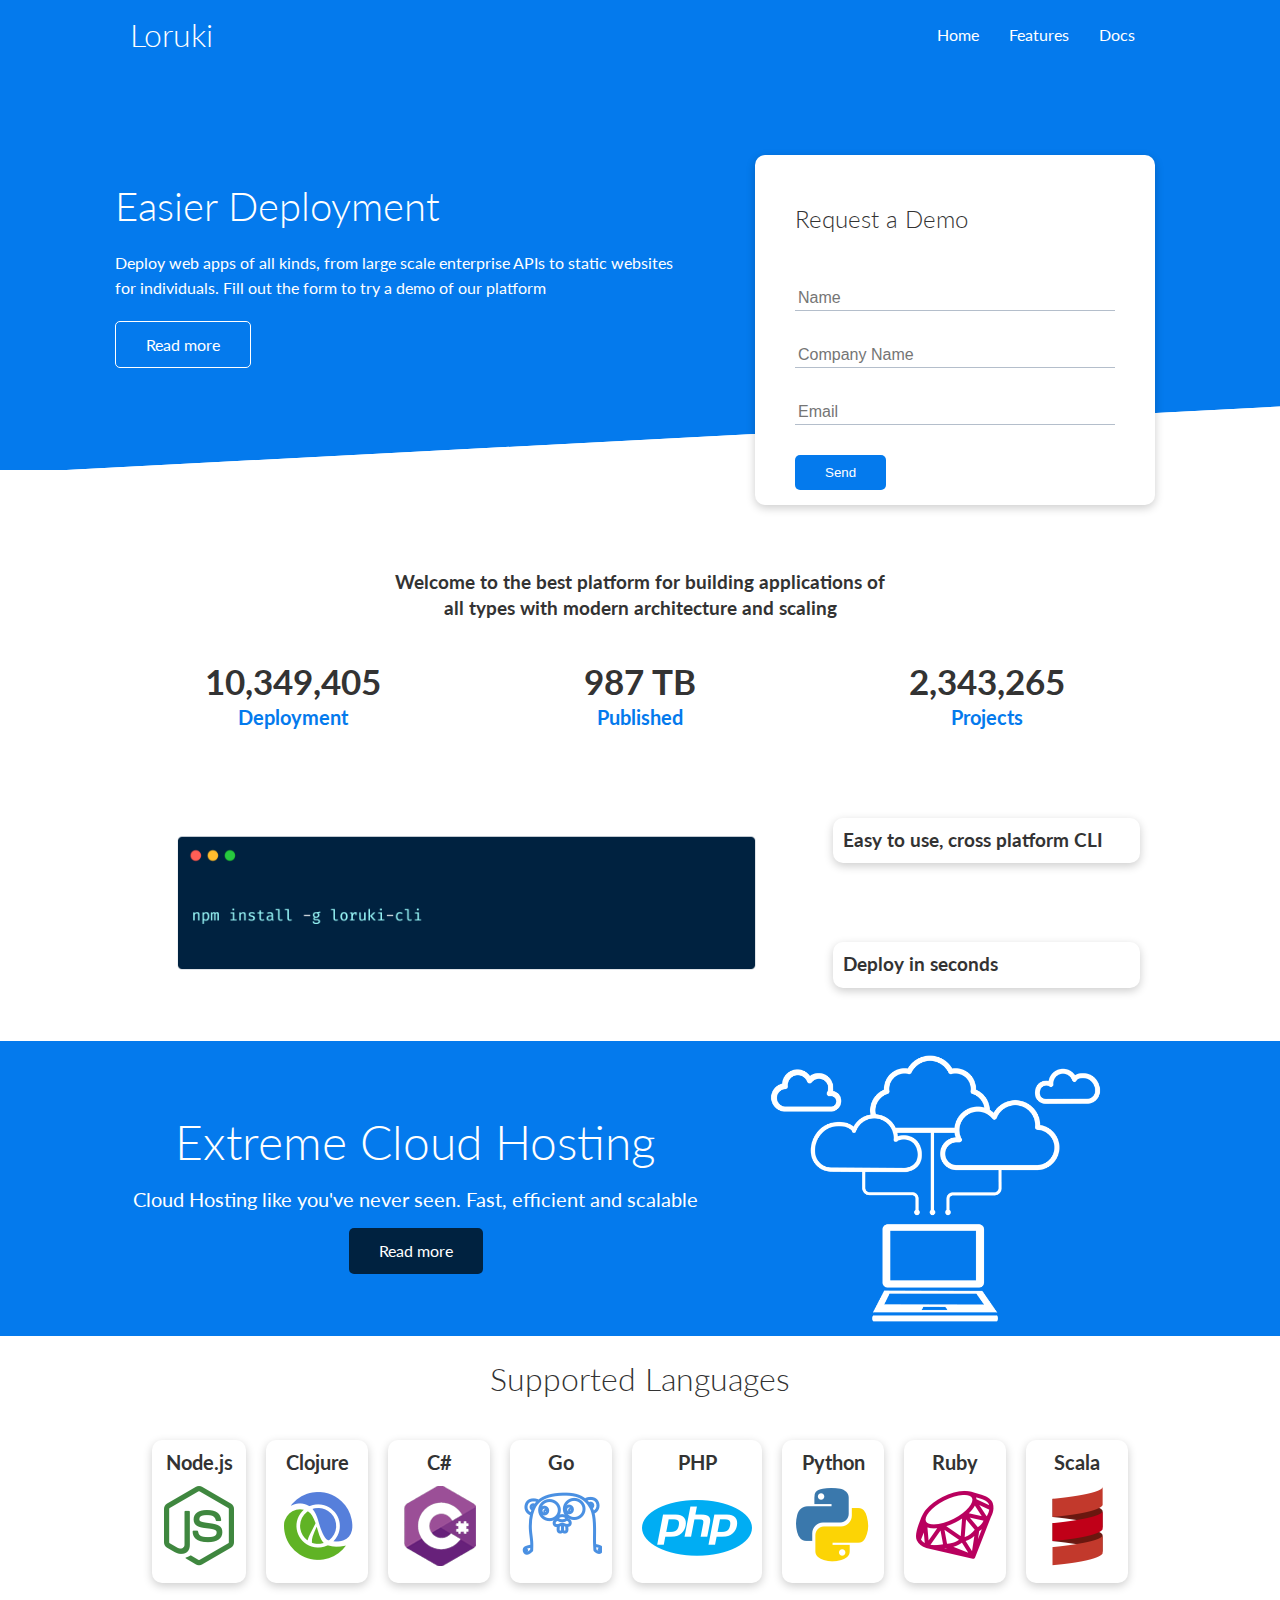
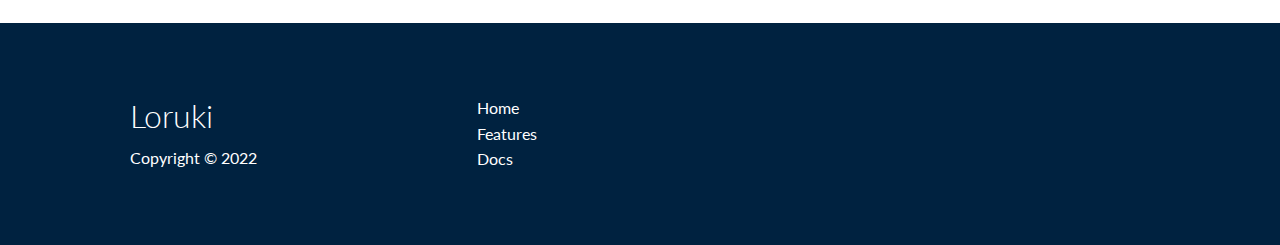
<file: index.html>
<!DOCTYPE html>
<html lang="en">
<head>
    <meta charset="UTF-8">
    <meta http-equiv="X-UA-Compatible" content="IE=edge">
    <meta name="viewport" content="width=device-width, initial-scale=1.0">
    <link rel="stylesheet" href="https://cdnjs.cloudflare.com/ajax/libs/font-awesome/6.1.1/css/all.min.css" integrity="sha512-KfkfwYDsLkIlwQp6LFnl8zNdLGxu9YAA1QvwINks4PhcElQSvqcyVLLD9aMhXd13uQjoXtEKNosOWaZqXgel0g==" crossorigin="anonymous" referrerpolicy="no-referrer" />
    <link rel="stylesheet" href="css/utilities.css">
    <link rel="stylesheet" href="css/styles.css">
    <title>Loruki | Clould Hosting For Everyone</title>
</head>
<body>
    <!-- Navbar -->
    <div class="navbar">
        <div class="container flex">
            <h1 class="logo">Loruki</h1>
            <nav>
                <ul>
                    <li><a href="index.html">Home</a></li>
                    <li><a href="features.html">Features</a></li>
                    <li><a href="docs.html">Docs</a></li>
                </ul>
            </nav>
        </div>
    </div>

    <!-- !use ALT + Z to wrap long code -->

    <!-- Showcase -->
    <section class="showcase">
        <div class="container grid">
            <div class="showcase-text">
                <h1>Easier Deployment</h1>
                <p>Deploy web apps of all kinds, from large scale enterprise APIs to static websites for individuals. Fill out the form to try a demo of our platform</p>
                <a href="features.html" class="btn btn-outline">Read more</a>
            </div>

            <div class="showcase-form card">
                <h2>Request a Demo</h2>
                <form name="contact" method="POST" netlify-honeypot="bot-field" data-netlify="true">
                    <input type="hidden" name="form-name" value="contact">
                    <p class="hidden">
                        <label>
                          Don’t fill this out if you’re human: <input name="bot-field" />
                        </label>
                      </p>
                    <div class="form-control">
                        <input type="text" name="name" placeholder="Name" required>
                    </div>
                    <div class="form-control">
                        <input type="text" name="company" placeholder="Company Name"required>
                    </div>
                    <div class="form-control">
                        <input type="email" name="email" placeholder="Email" required>
                    </div>
                    <input type="submit" value="Send" class="btn btn-primary">
                </form>
            </div>
        </div>
    </section>

    <!-- Stats -->
    <section class="stats">
        <div class="container">
            <h3 class="stats-heading text-center my-1">
                Welcome to the best platform for building applications of all types with modern architecture and scaling
            </h3>

            <div class="grid grid-3 text-center my-4">
                <div>
                    <i class="fas fa-server fa-3x"></i>
                    <h3>10,349,405</h3>
                    <p class="text-secondary">Deployment</p>
                </div>
                <div>
                    <i class="fas fa-upload fa-3x"></i>
                    <h3>987 TB</h3>
                    <p class="text-secondary">Published</p>
                </div>
                <div>
                    <i class="fas fa-project-diagram fa-3x"></i>
                    <h3>2,343,265</h3>
                    <p class="text-secondary">Projects</p>
                </div>
            </div>
        </div>
    </section>

    <!-- Cli -->
    <section class="cli">
        <div class="container grid">
            <img src="images/cli.png" alt="">
            <div class="card">
                <h3>Easy to use, cross platform CLI</h3>
            </div>
            <div class="card">
                <h3>Deploy in seconds</h3>
            </div>
        </div>
    </section>
    
    <!-- Cloud -->
    <section class="cloud bg-primary my-2">
        <div class="container grid">
            <div class="text-center">
                <h2 class="lg">Extreme Cloud Hosting</h2>
                <p class="lead my-1">Cloud Hosting like you've never seen. Fast, efficient and scalable</p>
                <a href="features.html" class="btn btn-dark">Read more</a>
            </div>
            <img src="images/cloud.png" alt="">
        </div>
    </section>

    <!-- Languages -->
    <section class="languages">
        <h2 class="md text-center my-2">Supported Languages</h2>
        <div class="container flex">
            <div class="card">
                <h4>Node.js</h4>
                <img src="images/logos/node.png" alt="">
            </div>
            <div class="card">
                <h4>Clojure</h4>
                <img src="images/logos/clojure.png" alt="">
            </div>
            <div class="card">
                <h4>C#</h4>
                <img src="images/logos/csharp.png" alt="">
            </div>
            <div class="card">
                <h4>Go</h4>
                <img src="images/logos/go.png" alt="">
            </div>
            <div class="card">
                <h4>PHP</h4>
                <img src="images/logos/php.png" alt="">
            </div>
            <div class="card">
                <h4>Python</h4>
                <img src="images/logos/python.png" alt="">
            </div>
            <div class="card">
                <h4>Ruby</h4>
                <img src="images/logos/ruby.png" alt="">
            </div>
            <div class="card">
                <h4>Scala</h4>
                <img src="images/logos/scala.png" alt="">
            </div>
        </div>
    </section>

    <!-- Footer -->
    <footer class="footer bg-dark py-5">
        <div class="container grid grid-3">
            <div>
                <h1>Loruki</h1>
                <p>Copyright &copy; 2022</p>
            </div>
            <nav>
                <ul>
                    <li><a href="index.html">Home</a></li>
                    <li><a href="features.html">Features</a></li>
                    <li><a href="docs.html">Docs</a></li>
                </ul>
            </nav>
            <div class="social">
                <a href="#"><i class="fab fa-github fa-2x"></i></a>
                <a href="#"><i class="fab fa-facebook fa-2x"></i></a>
                <a href="#"><i class="fab fa-instagram fa-2x"></i></a>
                <a href="#"><i class="fab fa-twitter fa-2x"></i></a>
            </div>
        </div>
    </footer>
</body>
</html>
</file>
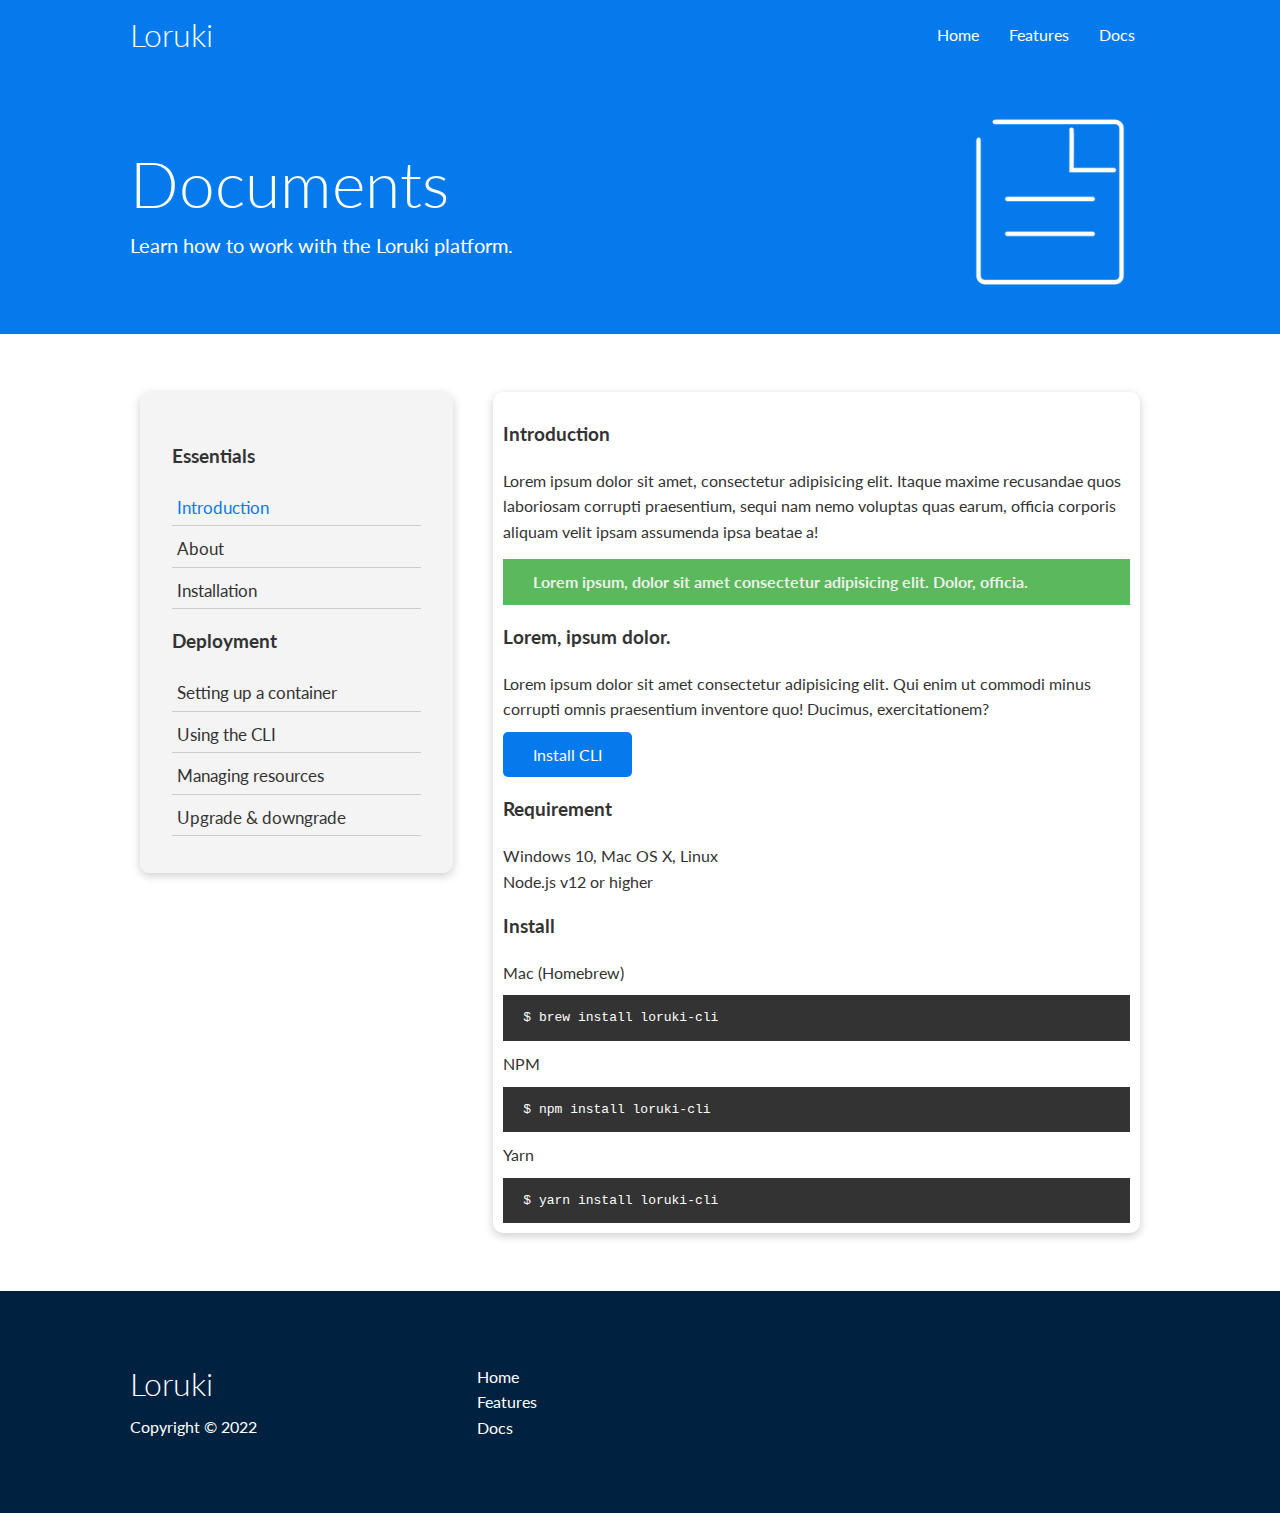
<file: docs.html>
<!DOCTYPE html>
<html lang="en">
<head>
    <meta charset="UTF-8">
    <meta http-equiv="X-UA-Compatible" content="IE=edge">
    <meta name="viewport" content="width=device-width, initial-scale=1.0">
    <link rel="stylesheet" href="https://cdnjs.cloudflare.com/ajax/libs/font-awesome/6.1.1/css/all.min.css" integrity="sha512-KfkfwYDsLkIlwQp6LFnl8zNdLGxu9YAA1QvwINks4PhcElQSvqcyVLLD9aMhXd13uQjoXtEKNosOWaZqXgel0g==" crossorigin="anonymous" referrerpolicy="no-referrer" />
    <link rel="stylesheet" href="css/utilities.css">
    <link rel="stylesheet" href="css/styles.css">
    <title>Loruki | Clould Hosting For Everyone</title>
</head>
<body>
    <!-- Navbar -->
    <div class="navbar">
        <div class="container flex">
            <h1 class="logo">Loruki</h1>
            <nav>
                <ul>
                    <li><a href="index.html">Home</a></li>
                    <li><a href="features.html">Features</a></li>
                    <li><a href="docs.html">Docs</a></li>
                </ul>
            </nav>
        </div>
    </div>

    <!-- Head -->
    <section class="docs-head bg-primary py-3">
        <div class="container grid">
            <div>
                <h1 class="xl">Documents</h1>
                <p class="lead">Learn how to work with the Loruki platform.</p>
            </div>
            <img src="images/docs.png" alt="">
        </div>
    </section>

    <!-- Docs main -->
    <section class="docs-main my-4">
        <div class="container grid">
            <div class="card bg-light p-3">
                <h3 class="my-2">Essentials</h3>
                <nav>
                    <ul>
                        <li><a href="#" class="text-primary">Introduction</a></li>
                        <li><a href="#">About</a></li>
                        <li><a href="#">Installation</a></li>
                    </ul>
                </nav>

                <h3 class="my-2">Deployment</h3>
                <nav>
                    <ul>
                        <li><a href="#">Setting up a container</a></li>
						<li><a href="#">Using the CLI</a></li>
						<li><a href="#">Managing resources</a></li>
						<li><a href="#">Upgrade & downgrade</a></li>
                    </ul>
                </nav>
            </div>

            <div class="card">
                <h3>Introduction</h3>
                <p>Lorem ipsum dolor sit amet, consectetur adipisicing elit. Itaque maxime recusandae quos laboriosam corrupti praesentium, sequi nam nemo voluptas quas earum, officia corporis aliquam velit ipsam assumenda ipsa beatae a!</p>
                <div class="alert alert-success">
                    <i class="fas fa-info"></i> Lorem ipsum, dolor sit amet consectetur adipisicing elit. Dolor, officia.
                </div>

                <h3>Lorem, ipsum dolor.</h3>
                <p>Lorem ipsum dolor sit amet consectetur adipisicing elit. Qui enim ut commodi minus corrupti omnis praesentium inventore quo! Ducimus, exercitationem?</p>
                <a href="#" class="btn btn-primary">Install CLI</a>

                <h3>Requirement</h3>
                <ul>
                    <li>Windows 10, Mac OS X, Linux</li>
                    <li>Node.js v12 or higher</li>
                </ul>

                <h3>Install</h3>
                <p>Mac (Homebrew)</p>
                <pre><code>$ brew install loruki-cli</code></pre>
                <p>NPM</p>
                <pre><code>$ npm install loruki-cli</code></pre>
                <p>Yarn</p>
                <pre><code>$ yarn install loruki-cli</code></pre>
            </div>
        </div>
    </section>

    

    <!-- Footer -->
    <footer class="footer bg-dark py-5">
        <div class="container grid grid-3">
            <div>
                <h1>Loruki</h1>
                <p>Copyright &copy; 2022</p>
            </div>
            <nav>
                <ul>
                    <li><a href="index.html">Home</a></li>
                    <li><a href="features.html">Features</a></li>
                    <li><a href="docs.html">Docs</a></li>
                </ul>
            </nav>
            <div class="social">
                <a href="#"><i class="fab fa-github fa-2x"></i></a>
                <a href="#"><i class="fab fa-facebook fa-2x"></i></a>
                <a href="#"><i class="fab fa-instagram fa-2x"></i></a>
                <a href="#"><i class="fab fa-twitter fa-2x"></i></a>
            </div>
        </div>
    </footer>
</body>
</html>
</file>
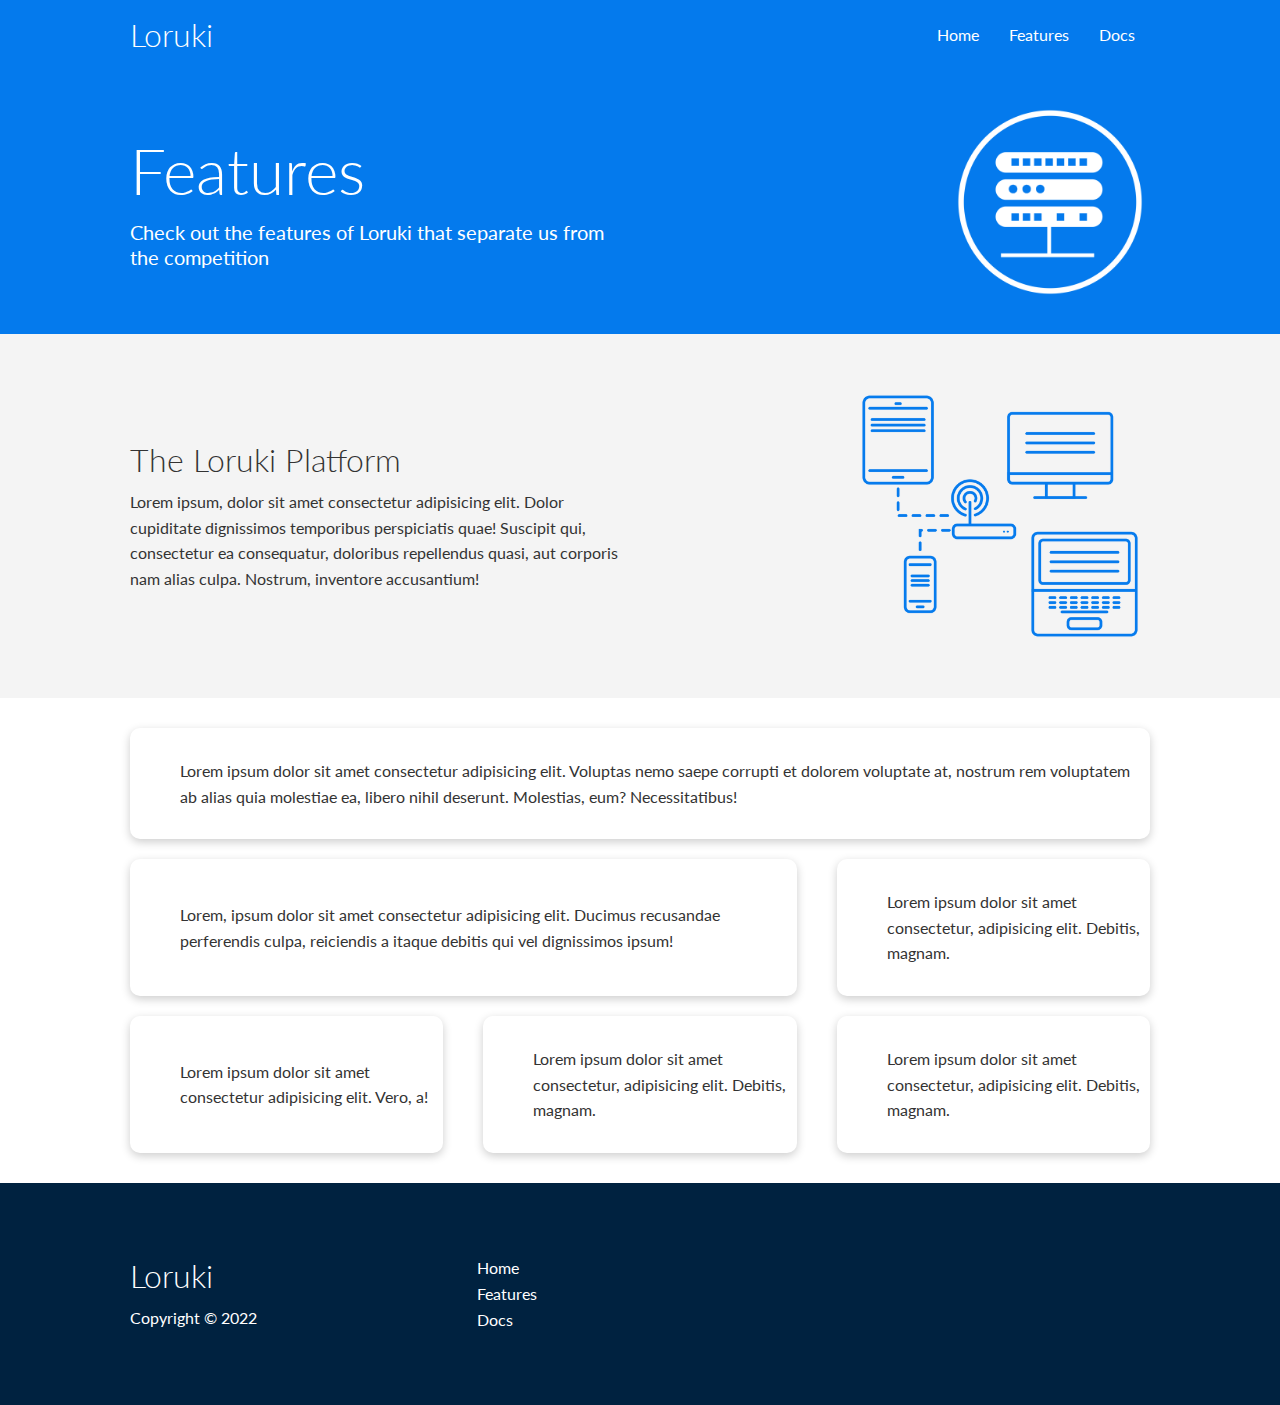
<file: features.html>
<!DOCTYPE html>
<html lang="en">
<head>
    <meta charset="UTF-8">
    <meta http-equiv="X-UA-Compatible" content="IE=edge">
    <meta name="viewport" content="width=device-width, initial-scale=1.0">
    <link rel="stylesheet" href="https://cdnjs.cloudflare.com/ajax/libs/font-awesome/6.1.1/css/all.min.css" integrity="sha512-KfkfwYDsLkIlwQp6LFnl8zNdLGxu9YAA1QvwINks4PhcElQSvqcyVLLD9aMhXd13uQjoXtEKNosOWaZqXgel0g==" crossorigin="anonymous" referrerpolicy="no-referrer" />
    <link rel="stylesheet" href="css/utilities.css">
    <link rel="stylesheet" href="css/styles.css">
    <title>Loruki | Clould Hosting For Everyone</title>
</head>
<body>
    <!-- Navbar -->
    <div class="navbar">
        <div class="container flex">
            <h1 class="logo">Loruki</h1>
            <nav>
                <ul>
                    <li><a href="index.html">Home</a></li>
                    <li><a href="features.html">Features</a></li>
                    <li><a href="docs.html">Docs</a></li>
                </ul>
            </nav>
        </div>
    </div>

    <!-- Head -->
    <section class="features-head bg-primary py-3">
        <div class="container grid">
            <div>
                <h1 class="xl">Features</h1>
                <p class="lead">Check out the features of Loruki that separate us from  the competition</p>
            </div>
            <img src="images/server.png" alt="">
        </div>
    </section>

    <!-- Sub head -->
    <section class="features-sub-head bg-light py-3">
        <div class="container grid">
            <div>
                <h1 class="md">The Loruki Platform</h1>
                <p>Lorem ipsum, dolor sit amet consectetur adipisicing elit. Dolor cupiditate dignissimos temporibus perspiciatis quae! Suscipit qui, consectetur ea consequatur, doloribus repellendus quasi, aut corporis nam alias culpa. Nostrum, inventore accusantium!</p>
            </div>
            <img src="images/server2.png" alt="">
        </div>
    </section>

    <!-- Features Main -->
    <features-main class="features-main my-2">
        <div class="container grid grid-3">
            <div class="card flex">
                <i class="fas fa-server fa-3x"></i>
                <p>Lorem ipsum dolor sit amet consectetur adipisicing elit. Voluptas nemo saepe corrupti et dolorem voluptate at, nostrum rem voluptatem ab alias quia molestiae ea, libero nihil deserunt. Molestias, eum? Necessitatibus!</p>
            </div>
            <div class="card flex">
                <i class="fas fa-network-wired fa-3x"></i>
                <p>
                    Lorem, ipsum dolor sit amet consectetur adipisicing elit. Ducimus
                    recusandae perferendis culpa, reiciendis a itaque debitis qui vel
                    dignissimos ipsum!
                </p>
            </div>
            <div class="card flex">
                <i class="fas fa-laptop-code fa-3x"></i>
                <p>
                    Lorem ipsum dolor sit amet consectetur, adipisicing elit. Debitis,
                    magnam.
                </p>
            </div>
            <div class="card flex">
                <i class="fas fa-database fa-3x"></i>
                <p>
                    Lorem ipsum dolor sit amet consectetur adipisicing elit. Vero, a!
                </p>
            </div>
            <div class="card flex">
                <i class="fas fa-power-off fa-3x"></i>
                <p>
                    Lorem ipsum dolor sit amet consectetur, adipisicing elit. Debitis,
                    magnam.
                </p>
            </div>
            <div class="card flex">
                <i class="fas fa-upload fa-3x"></i>
                <p>
                    Lorem ipsum dolor sit amet consectetur, adipisicing elit. Debitis,
                    magnam.
                </p>
            </div>
        </div>
    </features-main>

    <!-- Footer -->
    <footer class="footer bg-dark py-5">
        <div class="container grid grid-3">
            <div>
                <h1>Loruki</h1>
                <p>Copyright &copy; 2022</p>
            </div>
            <nav>
                <ul>
                    <li><a href="index.html">Home</a></li>
                    <li><a href="features.html">Features</a></li>
                    <li><a href="docs.html">Docs</a></li>
                </ul>
            </nav>
            <div class="social">
                <a href="#"><i class="fab fa-github fa-2x"></i></a>
                <a href="#"><i class="fab fa-facebook fa-2x"></i></a>
                <a href="#"><i class="fab fa-instagram fa-2x"></i></a>
                <a href="#"><i class="fab fa-twitter fa-2x"></i></a>
            </div>
        </div>
    </footer>
</body>
</html>
</file>
<file: css/utilities.css>
.container {
    max-width: 1100px;
    margin: 0 auto;
    overflow: auto;
    padding: 0 40px;
}

.card {
    background-color: #fff;
    color: #333;
    border-radius:10px;
    box-shadow: 0 3px 10px rgba(0,0,0,0.2);
    padding: 10px;
    margin: 10px;
}

.btn {
    display: inline-block;
    padding: 10px 30px;
    background-color: var(--primary-color);
    color: #fff;
    border: none;
    border-radius: 5px;
}

.btn-outline {
    background-color: transparent;
    border: 1px solid #fff;
}

.btn:hover {
    transform: scale(0.98);
}

/* Background & colored buttons */
.bg-primary,
.btn-primary {
    background-color: var(--primary-color);
    color: #fff;
}

.bg-secondary ,
.btn-secondary  {
    background-color: var(--secondary-color);
    color: #fff;
}

.bg-dark,
.btn-dark {
    background-color: var(--dark-color);
    color: #fff;
}

.bg-light,
.btn-light {
    background-color: var(--light-color);
    color: #333;
}

.bg-primary a,
.btn-primary a,
.bg-secondary a,
.btn-secondary a,
.bg-dark a,
.btn-dark a {
  color: #fff;
}

/* Text colors */
.text-primary {
    color: var(--primary-color);
}

.text-secondary {
    color: var(--primary-color);
}

.text-dark {
    color: var(--primary-color);
}

.text-light {
    color: var(--primary-color);
}

/* Text sizes */
.lead {
    font-size: 20px;
}

.sm {
    font-size: 1rem;
}

.md {
    font-size: 2rem;
}

.lg {
    font-size: 3rem;
}

.xl {
    font-size: 4rem;
}

.text-center {
    text-align: center;
}

/* Alert */
.alert {
    background-color: var(--light-color);
    padding: 10px 20px;
    font-weight: bold;
    margin: 15px 0;
}

.alert i {
    margin-right: 10px;
}

.alert-success {
    background-color: var(--success-color);
    color: var(--light-color);
}

.alert-error {
    background-color: var(--error-color);
    color: var(--light-color);
}

.flex {
    display: flex;
    justify-content: center;
    align-items:center;
    height: 100%;
}

.grid {
    display: grid;
    grid-template-columns: repeat(2, 1fr);
    gap: 20px;
    justify-content: center;
    align-items:center;
    height: 100%;
}

.grid-3 {
    grid-template-columns: repeat(3, 1fr);
}

/* Margin */
.my-1 {
    margin: 1rem 0;
}

.my-2 {
    margin: 1.5rem 0;
}

.my-3 {
    margin: 2rem 0;
}

.my-4 {
    margin: 3rem 0;
}

.my-5 {
    margin: 4rem 0;
}

.m-1 {
    margin: 1rem ;
}

.m-2 {
    margin: 1.5rem;
}

.m-3 {
    margin: 2rem;
}

.m-4 {
    margin: 3rem;
}

.m-5 {
    margin: 4rem;
}


/* Padding */
.py-1 {
    padding: 1rem 0;
}

.py-2 {
    padding: 1.5rem 0;
}

.py-3 {
    padding: 2rem 0;
}

.py-4 {
    padding: 3rem 0;
}

.py-5 {
    padding: 4rem 0;
}

.p-1 {
    padding: 1rem ;
}

.p-2 {
    padding: 1.5rem;
}

.p-3 {
    padding: 2rem;
}

.p-4 {
    padding: 3rem;
}

.p-5 {
    padding: 4rem;
}
</file>
<file: css/styles.css>
@import url('https://fonts.googleapis.com/css2?family=Lato:wght@300&display=swap');

:root {
    --primary-color: #047aed;
    --secondary-color: #1c3fa8;
    --dark-color: #002240;
    --light-color: #f4f4f4f4;
    --success-color: #5cb85c;
    --error-color: #d9534f;
}

* {
    box-sizing: border-box;
    padding: 0;
    margin: 0;
}

body {
    font-family: 'Lato',sans-serif;
    color: #333;
    line-height: 1.6em;
}

ul {
    list-style-type: none;
}

a {
    text-decoration: none;
    color: #333;
}

h1,
h2 {
    font-weight: 300;
    line-height: 1.2;
    margin: 10px 0;
}

p {
    margin: 10px 0;
}

img {
    width: 100%;
}

code, pre {
    background: #333;
    color: #fff;
    padding: 10px
}

.hidden {
    visibility: hidden;
    height: 0;
}

i {
    padding-bottom: 8px;
}

/* Navbar */
.navbar {
    background-color: var(--primary-color);
    color: #fff;
    height: 70px;
}

.navbar .flex {
    justify-content: space-between;
}

.navbar ul {
    display: flex;
}

.navbar a {
    color: #fff;
    padding: 10px;
    margin: 0 5px;   
}

.navbar a:hover {
    border-bottom: 2px solid #fff;
}

/* Showcase */
.showcase {
    height: 400px;
    background-color: var(--primary-color);
    color: #fff;
    position: relative;
}

.showcase h1 {
    font-size: 40px;
}

.showcase p {
    margin: 20px 0;
}

.showcase .grid {
    overflow: visible;
    grid-template-columns: 55% 45%;
    gap: 30px;
}

.showcase-text {
    animation: slideInFromLeft 1s ease-in;
}

.showcase-form {
    position: relative;
    top: 60px;
    height: 350px;
    width: 400px;
    padding: 40px;
    z-index: 100;
    justify-self: flex-end;
    animation: slideInFromRight 1s ease-in;
}

.showcase-form .form-control {
    margin: 30px 0;
}

.showcase-form input[type="text"],
.showcase-form input[type="email"] {
    border: 0;
    border-bottom: 1px solid #b4becb;
    width: 100%;
    padding: 3px;
    font-size: 16px;;
}

.showcase-form input:focus {
    outline: none;
}

.showcase::before,
.showcase::after {
    content: "";
    position: absolute;
    height: 100px;
    bottom: -70px;
    right: 0;
    left: 0;
    background-color: #fff;
    transform: skewY(-3deg);
    -webkit-transform: skewY(-3deg);
    -moz-transform: skewY(-3deg);
    -ms-transform: skewY(-3deg);
}

/* Stats */
.stats {
    padding-top: 100px;
    animation: slideInFromBottom 1s ease-in;
}

.stats-heading {
    max-width: 500px;
    margin: auto;
}

.stats .grid h3 {
    font-size: 35px;
}

.stats .grid p {
    font-size: 20px;
    font-weight: bold;
}

/* Cli */
.cli .grid {
    grid-template-columns: repeat(3, 1fr);
    grid-template-rows: repeat(2, 1fr);
}

.cli .grid > *:first-child {
    grid-column: 1 / span 2;
    grid-row: 1 / span 2;
}

/* Cloud */
.cloud .grid {
    grid-template-columns: 4fr 3fr;
}

/* Languages */
.languages .flex {
    flex-wrap: wrap;
}

.languages .card {
    text-align: center;
    margin: 18px 10px 40px;
    transition: transform 0.2s ease-in;
}

.languages .card h4 {
    font-size: 20px;
    margin-bottom: 10px;
}

.languages .card:hover {
    transform: translateY(-15px);
}

/* Features */
.features-head img,
.docs-head img {
    width: 200px;
    justify-self: flex-end;
}

.features-sub-head img {
    width: 300px;
    justify-self: flex-end;
}

.features-main .card i {
    padding: 20px;
} 

.features-main .grid {
    padding: 30px;
}

.features-main .grid > *:first-child {
    grid-column: 1 / span 3;
}

.features-main .grid > *:nth-child(2) {
    grid-column: 1 / span 2;
}

/* Docs */
.docs-main h3 {
    margin: 20px 0;
}

.docs-main .grid {
    grid-template-columns: 1fr 2fr;
    align-items: flex-start;
}

.docs-main nav li {
    font-size: 17px;
    padding: 5px;
    margin-bottom: 5px;
    border-bottom: 1px solid #ccc;
}

.docs-main a:hover {
    font-weight: bold;
}

/* Footer */
.footer .social a {
    margin: 0 5px;
}

/* Animations */
@keyframes slideInFromLeft {
    0% {
        transform: translateX(-100%);
    }
    100% {
        transform: translateX(0);
    }
}

@keyframes slideInFromTop {
    0% {
        transform: translateY(-100%);
    }
    100% {
        transform: translateY(0);
    }
}

@keyframes slideInFromBottom { 
    0% {
        transform: translateY(100%);
    }
    100% {
        transform: translateY(0);
    }
}

@keyframes slideInFromRight { 
    0% {
        transform: translateX(100%);
    }
    100% { 
        transform: translateX(0);
    }
}

/* Tablets and under */
@media(max-width:768px) {
    .grid,
    .showcase .grid,
    .stats .grid,
    .cli .grid,
    .cloud .grid,
    .features-main .grid,
    .docs-main .grid {
        grid-template-columns: 1fr;
        grid-template-rows: 1fr;
    }

    .showcase {
        height: auto;
    }

    .showcase-text {
        text-align: center;
        margin-top: 40px;
        animation: slideInFromTop 1s ease-in;
    }

    .showcase-form {
        justify-self: center;
        margin:auto;
        animation: slideInFromBottom 1s ease-in;
    }

    .cli .grid > *:first-child {
        grid-column: 1 ;
        grid-row: 1 ;
    }

    .features-head,
    .features-sub-head,
    .docs-head {
        text-align: center;
    }

    .features-head img,
    .features-sub-head img,
    .docs-head img {
        justify-self: center;
    }

    .features-main .grid > *:first-child,
    .features-main .grid > *:nth-child(2) {
        grid-column: 1;
    }
}

/* Mobile */
@media(max-width:500px) {
    .navbar {
        height: 110px;
    }

    .navbar .flex {
        flex-direction: column;
    }

    .navbar ul {
        padding: 10px;
        background-color: rgba(0, 0, 0, 0.1);
    }
}
</file>
